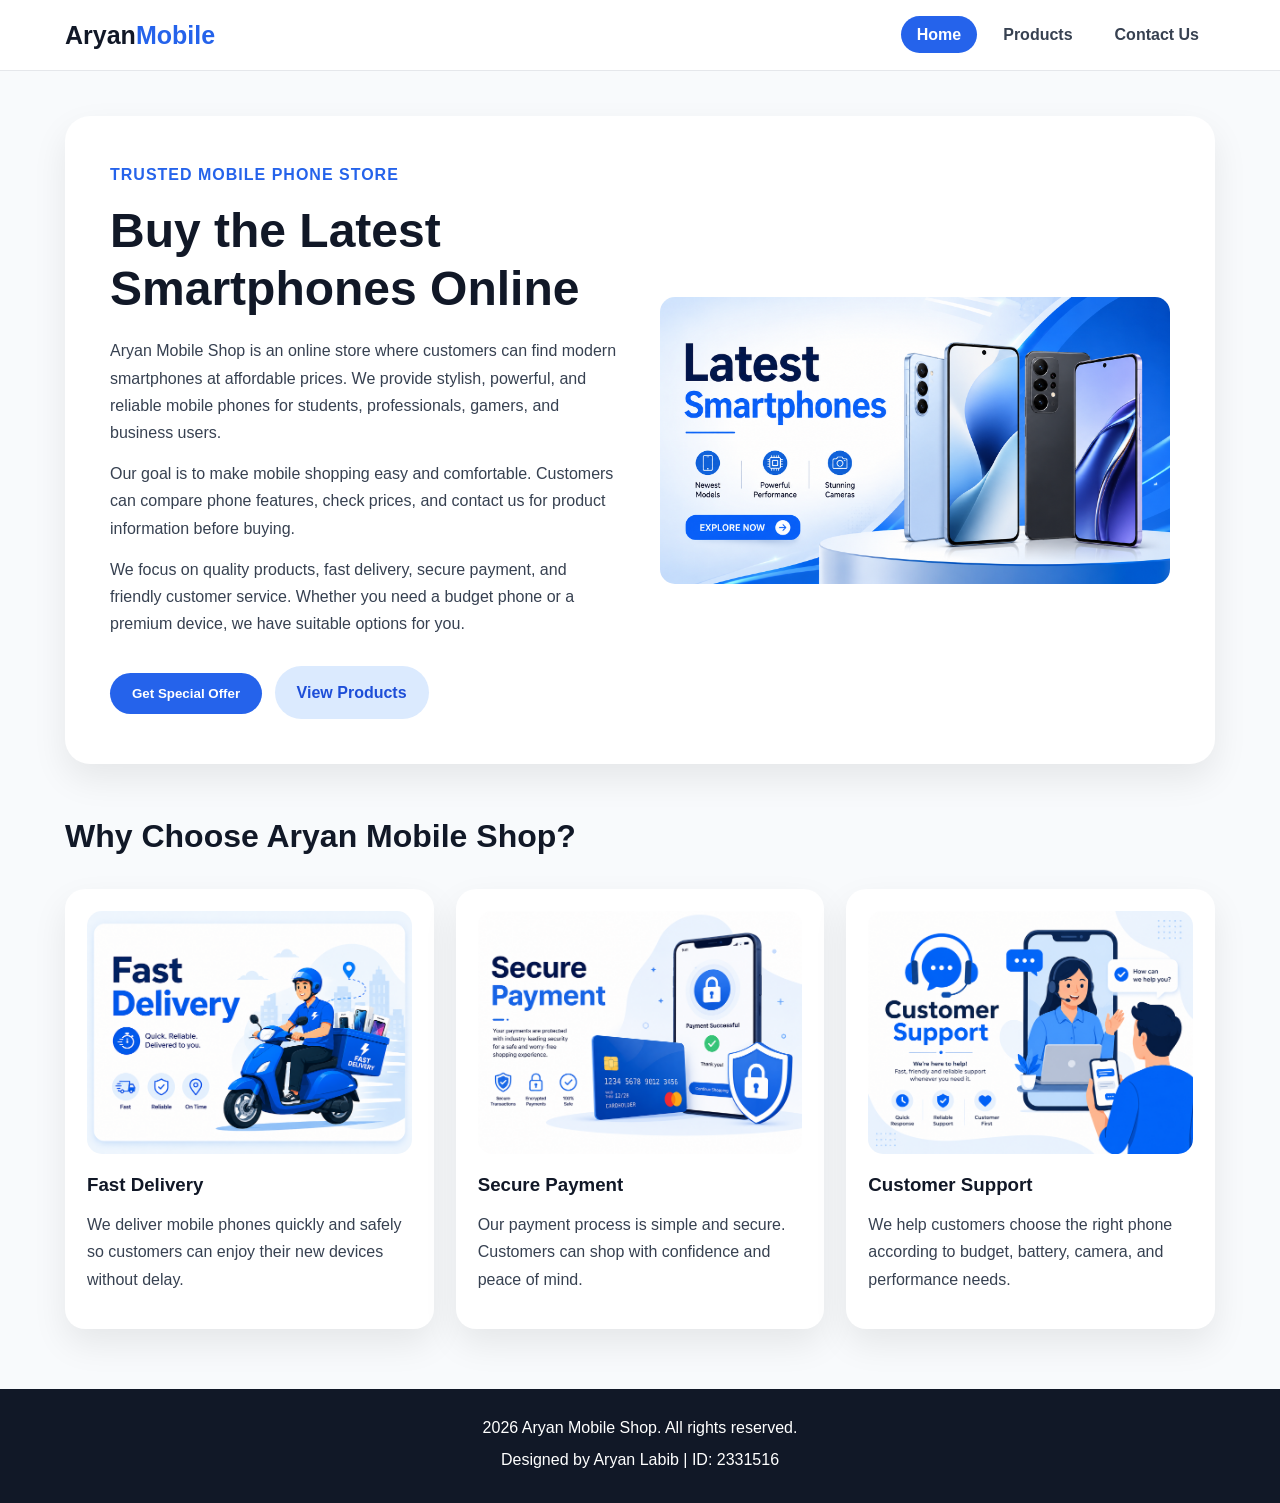
<file: index.html>
<!-- index.html -->
<!DOCTYPE html>
<html lang="en">
<head>
    <meta charset="UTF-8">
    <meta name="viewport" content="width=device-width, initial-scale=1.0">
    <title>Aryan Mobile Shop | Home</title>
    <link rel="stylesheet" href="style.css">
</head>
<body>
    <!-- Name: Aryan Labib | ID: 2331516 -->

    <header>
        <nav class="navbar">
            <a href="index.html" class="logo">Aryan<span>Mobile</span></a>

            <input type="checkbox" id="menu-toggle">
            <label for="menu-toggle" class="menu-icon">☰</label>

            <ul class="nav-links">
                <li><a class="active" href="index.html">Home</a></li>
                <li><a href="products.html">Products</a></li>
                <li><a href="contact.html">Contact Us</a></li>
            </ul>
        </nav>
    </header>

    <main>
        <section class="hero home-flex">
            <div class="hero-text">
                <p class="small-title">Trusted Mobile Phone Store</p>
                <h1>Buy the Latest Smartphones Online</h1>

                <p>
                    Aryan Mobile Shop is an online store where customers can find modern smartphones at affordable prices.
                    We provide stylish, powerful, and reliable mobile phones for students, professionals, gamers, and business users.
                </p>

                <p>
                    Our goal is to make mobile shopping easy and comfortable. Customers can compare phone features,
                    check prices, and contact us for product information before buying.
                </p>

                <p>
                    We focus on quality products, fast delivery, secure payment, and friendly customer service.
                    Whether you need a budget phone or a premium device, we have suitable options for you.
                </p>

                <button onclick="showOffer()" class="btn primary-btn">Get Special Offer</button>
                <a href="products.html" class="btn secondary-btn">View Products</a>
            </div>

            <div class="hero-img">
                <img src="latest%20smartphone.png" alt="Latest smartphone">
            </div>
        </section>

        <section class="section">
            <h2>Why Choose Aryan Mobile Shop?</h2>

            <div class="cards">
                <div class="card">
                    <img src="fastdelivery.png" alt="Fast delivery">
                    <h3>Fast Delivery</h3>
                    <p>
                        We deliver mobile phones quickly and safely so customers can enjoy their new devices without delay.
                    </p>
                </div>

                <div class="card">
                    <img src="securepayment.png" alt="Secure payment">
                    <h3>Secure Payment</h3>
                    <p>
                        Our payment process is simple and secure. Customers can shop with confidence and peace of mind.
                    </p>
                </div>

                <div class="card">
                    <img src="customersupport.png" alt="Customer support">
                    <h3>Customer Support</h3>
                    <p>
                        We help customers choose the right phone according to budget, battery, camera, and performance needs.
                    </p>
                </div>
            </div>
        </section>
    </main>

    <footer>
        <p>2026 Aryan Mobile Shop. All rights reserved.</p>
        <p>Designed by Aryan Labib | ID: 2331516</p>
    </footer>

    <script src="script.js"></script>
</body>
</html>
</file>
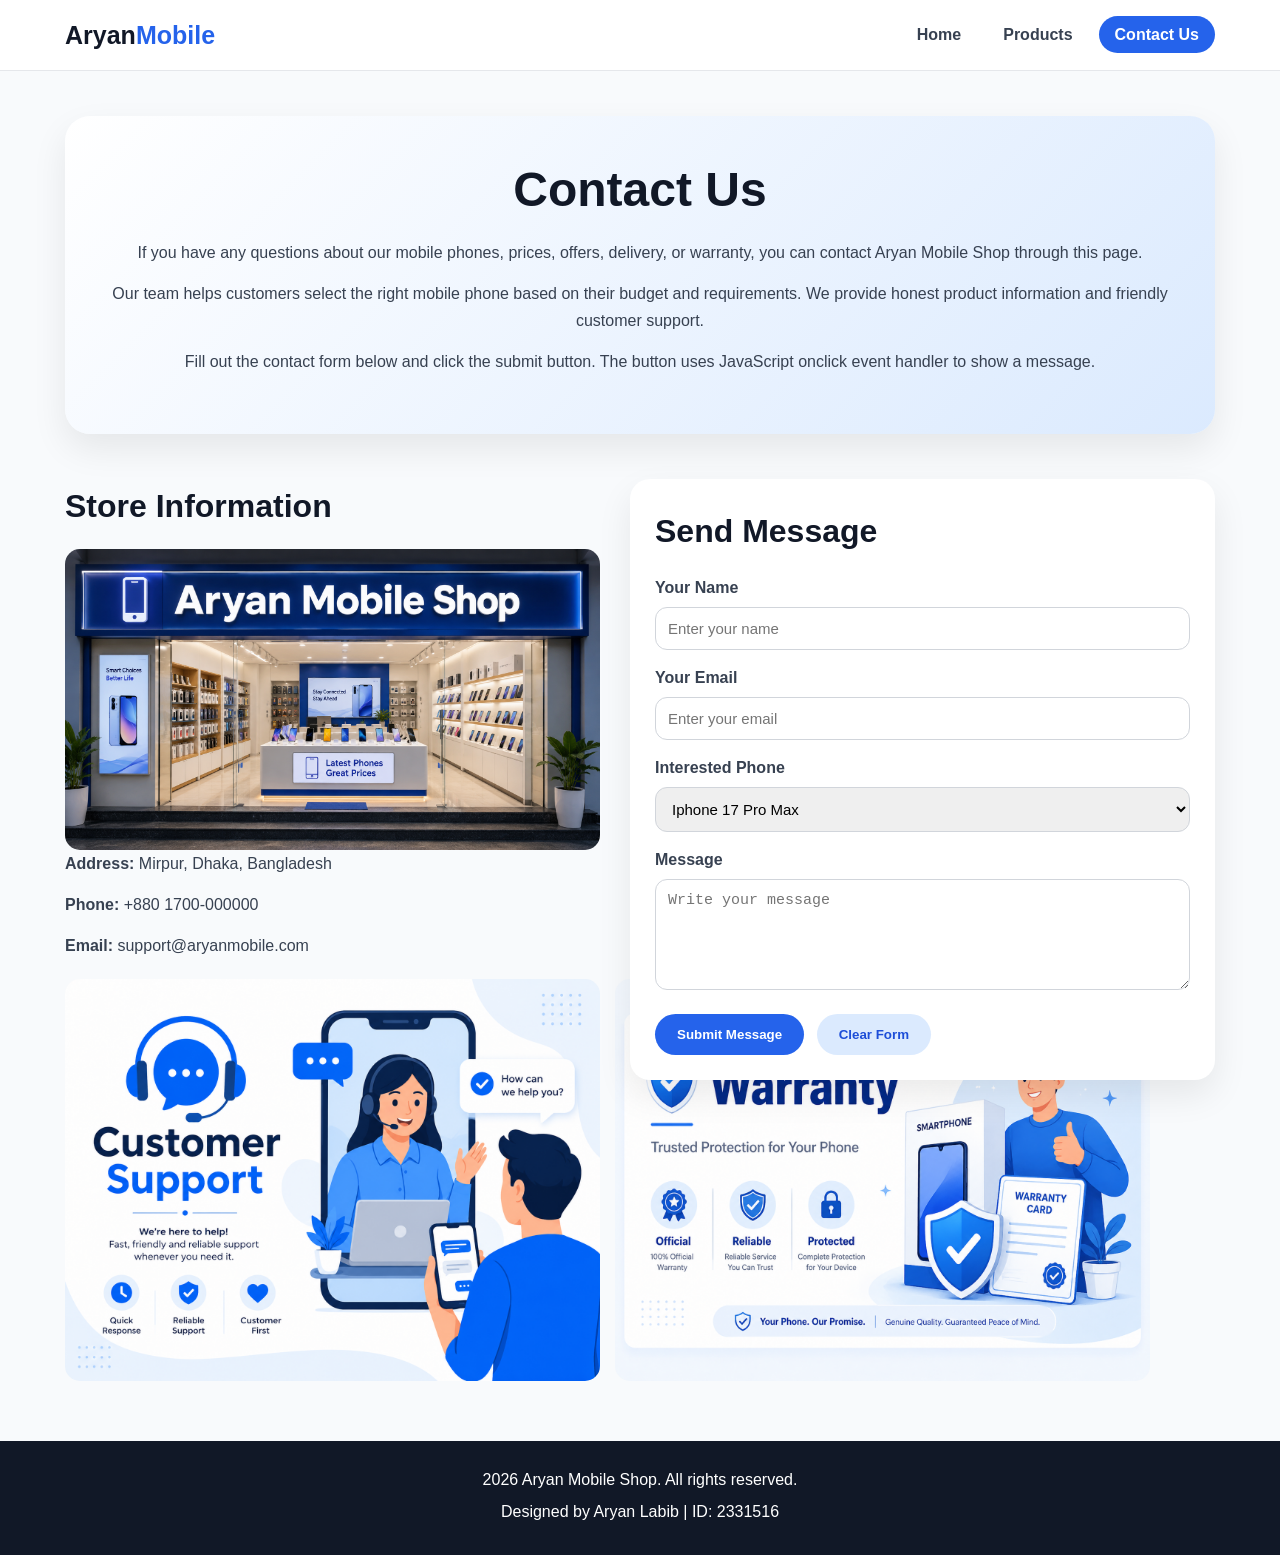
<file: contact.html>
<!-- contact.html -->
<!DOCTYPE html>
<html lang="en">
<head>
    <meta charset="UTF-8">
    <meta name="viewport" content="width=device-width, initial-scale=1.0">
    <title>Aryan Mobile Shop | Contact Us</title>
    <link rel="stylesheet" href="style.css">
</head>
<body>
    <!-- Name: Aryan Labib | ID: 2331516 -->

    <header>
        <nav class="navbar">
            <a href="index.html" class="logo">Aryan<span>Mobile</span></a>

            <input type="checkbox" id="menu-toggle">
            <label for="menu-toggle" class="menu-icon">☰</label>

            <ul class="nav-links">
                <li><a href="index.html">Home</a></li>
                <li><a href="products.html">Products</a></li>
                <li><a class="active" href="contact.html">Contact Us</a></li>
            </ul>
        </nav>
    </header>

    <main>
        <section class="page-title">
            <h1>Contact Us</h1>

            <p>
                If you have any questions about our mobile phones, prices, offers, delivery, or warranty,
                you can contact Aryan Mobile Shop through this page.
            </p>

            <p>
                Our team helps customers select the right mobile phone based on their budget and requirements.
                We provide honest product information and friendly customer support.
            </p>

            <p>
                Fill out the contact form below and click the submit button.
                The button uses JavaScript onclick event handler to show a message.
            </p>
        </section>

        <section class="section contact-section">
            <div class="contact-info">
                <h2>Store Information</h2>

                <img src="mobileshop.png" alt="Mobile shop">

                <p><strong>Address:</strong> Mirpur, Dhaka, Bangladesh</p>
                <p><strong>Phone:</strong> +880 1700-000000</p>
                <p><strong>Email:</strong> support@aryanmobile.com</p>

                <div class="contact-images">
                    <img src="customersupport.png" alt="Support">
                    <img src="warranty.png" alt="Warranty">
                </div>
            </div>

            <form class="contact-form">
                <h2>Send Message</h2>

                <label for="name">Your Name</label>
                <input type="text" id="name" placeholder="Enter your name">

                <label for="email">Your Email</label>
                <input type="email" id="email" placeholder="Enter your email">

                <label for="phone">Interested Phone</label>
                <select id="phone">
                    <option>Iphone 17 Pro Max</option>
                    <option>Samsung Galaxy S25 Ultra</option>
                    <option>Xiaomi 14 Ultra</option>
                    <option>Oppo A9</option>
                    <option>Vivo T4</option>
                    <option>Nokia Lumia</option>
                </select>

                <label for="message">Message</label>
                <textarea id="message" rows="5" placeholder="Write your message"></textarea>

                <button type="button" onclick="submitContactForm()" class="btn primary-btn">Submit Message</button>
                <button type="button" onclick="clearContactForm()" class="btn secondary-btn">Clear Form</button>
            </form>
        </section>
    </main>

    <footer>
        <p>2026 Aryan Mobile Shop. All rights reserved.</p>
        <p>Designed by Aryan Labib | ID: 2331516</p>
    </footer>

    <script src="script.js"></script>
</body>
</html>
</file>
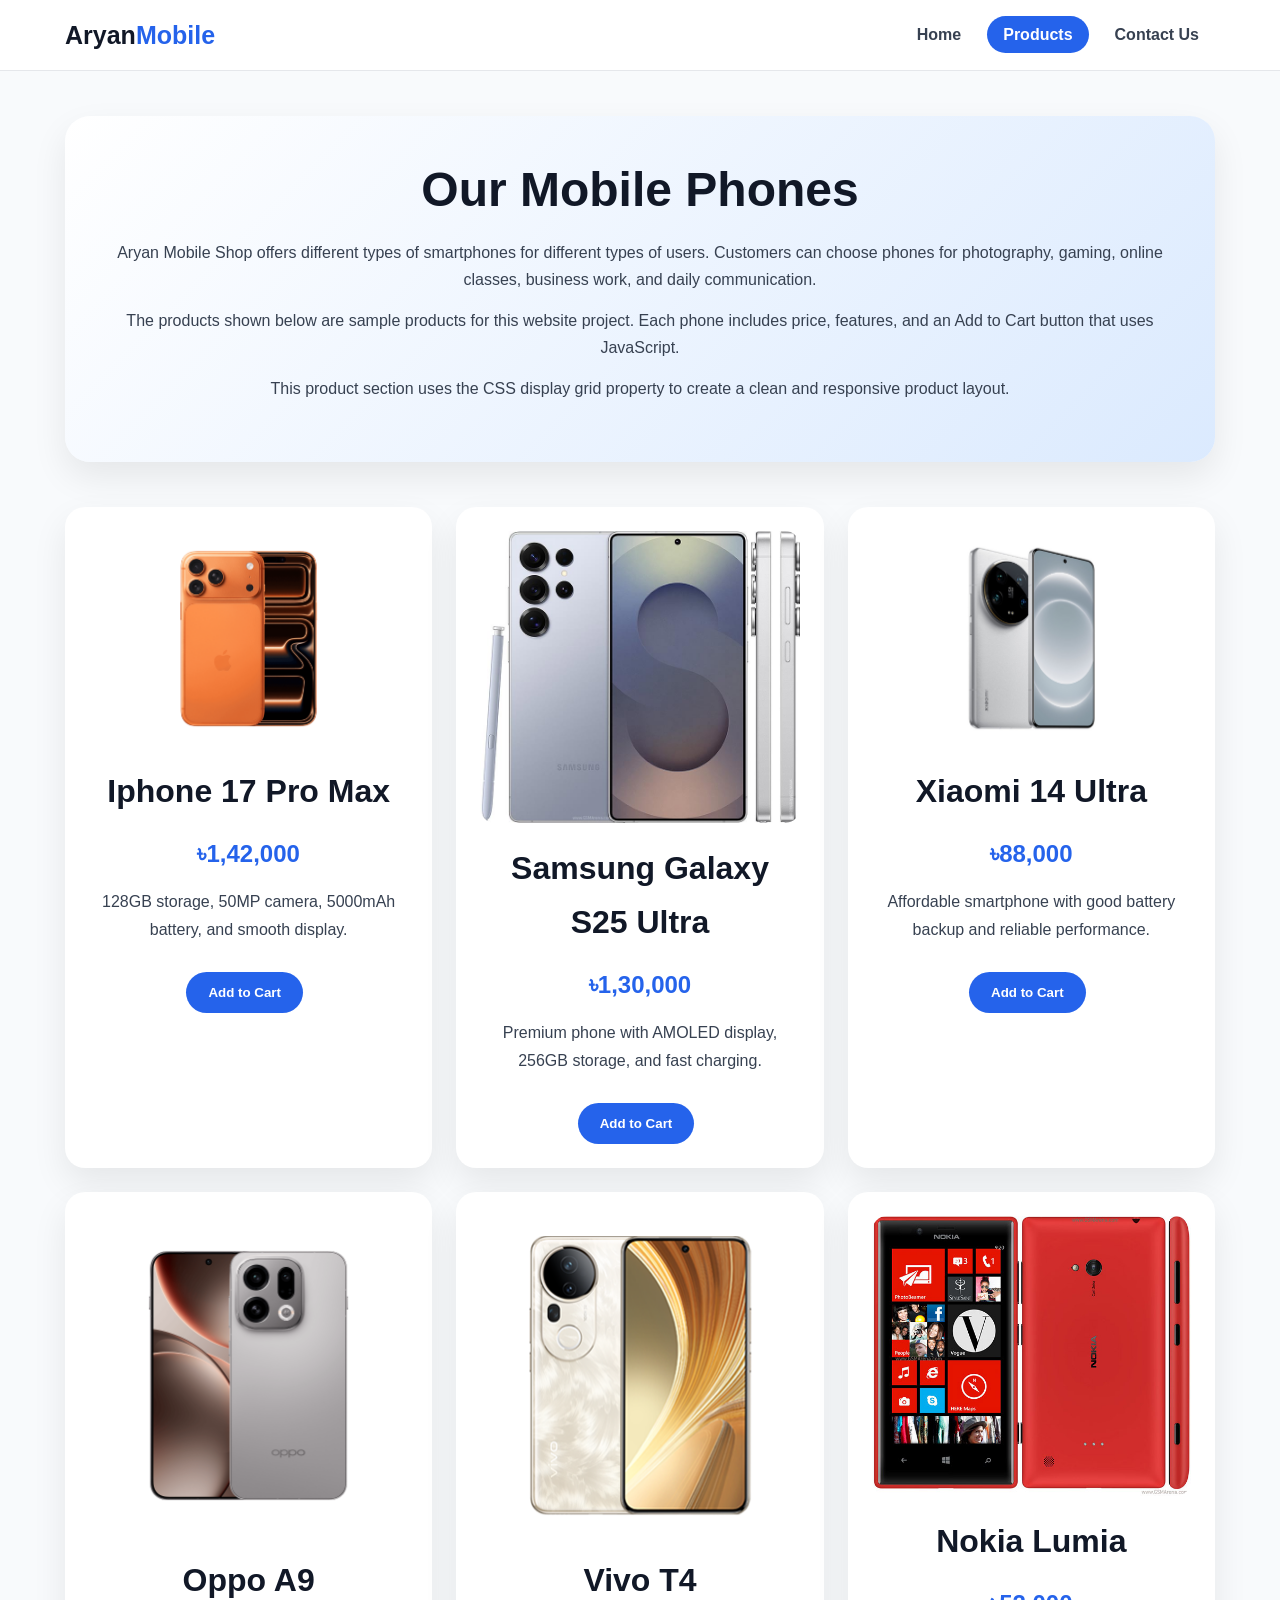
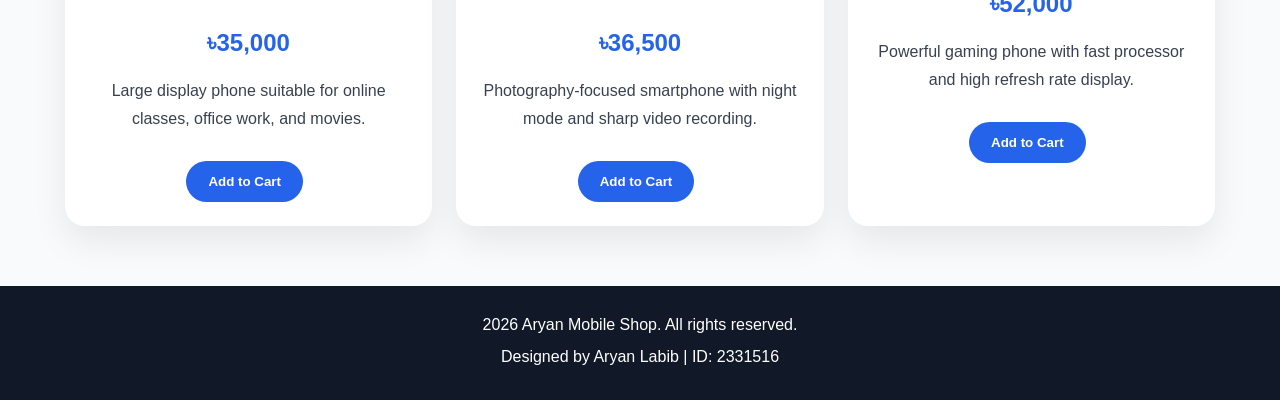
<file: products.html>
<!-- products.html -->
<!DOCTYPE html>
<html lang="en">
<head>
    <meta charset="UTF-8">
    <meta name="viewport" content="width=device-width, initial-scale=1.0">
    <title>Aryan Mobile Shop | Products</title>
    <link rel="stylesheet" href="style.css">
</head>
<body>
    <!-- Name: Aryan Labib | ID: 2331516 -->

    <header>
        <nav class="navbar">
            <a href="index.html" class="logo">Aryan<span>Mobile</span></a>

            <input type="checkbox" id="menu-toggle">
            <label for="menu-toggle" class="menu-icon">☰</label>

            <ul class="nav-links">
                <li><a href="index.html">Home</a></li>
                <li><a class="active" href="products.html">Products</a></li>
                <li><a href="contact.html">Contact Us</a></li>
            </ul>
        </nav>
    </header>

    <main>
        <section class="page-title">
            <h1>Our Mobile Phones</h1>

            <p>
                Aryan Mobile Shop offers different types of smartphones for different types of users.
                Customers can choose phones for photography, gaming, online classes, business work, and daily communication.
            </p>

            <p>
                The products shown below are sample products for this website project.
                Each phone includes price, features, and an Add to Cart button that uses JavaScript.
            </p>

            <p>
                This product section uses the CSS display grid property to create a clean and responsive product layout.
            </p>
        </section>

        <section class="section">
            <div class="product-grid">
                <div class="product-card">
                    <img src="iphone.png" alt="Iphone 17 Pro Max">
                    <h2>Iphone 17 Pro Max</h2>
                    <p class="price">৳1,42,000</p>
                    <p>128GB storage, 50MP camera, 5000mAh battery, and smooth display.</p>
                    <button onclick="addToCart('Iphone 17 Pro Max')" class="btn primary-btn">Add to Cart</button>
                </div>

                <div class="product-card">
                    <img src="samsung.jpg" alt="Samsung Galaxy S25 Ultra">
                    <h2>Samsung Galaxy S25 Ultra</h2>
                    <p class="price">৳1,30,000</p>
                    <p>Premium phone with AMOLED display, 256GB storage, and fast charging.</p>
                    <button onclick="addToCart('Samsung Galaxy S25 Ultra')" class="btn primary-btn">Add to Cart</button>
                </div>

                <div class="product-card">
                    <img src="xiaomi.jpg" alt="Xiaomi 14 Ultra">
                    <h2>Xiaomi 14 Ultra</h2>
                    <p class="price">৳88,000</p>
                    <p>Affordable smartphone with good battery backup and reliable performance.</p>
                    <button onclick="addToCart('Xiaomi 14 Ultra')" class="btn primary-btn">Add to Cart</button>
                </div>

                <div class="product-card">
                    <img src="oppo.png" alt="Oppo A9">
                    <h2>Oppo A9</h2>
                    <p class="price">৳35,000</p>
                    <p>Large display phone suitable for online classes, office work, and movies.</p>
                    <button onclick="addToCart('Oppo A9')" class="btn primary-btn">Add to Cart</button>
                </div>

                <div class="product-card">
                    <img src="vivo.png" alt="Vivo T4">
                    <h2>Vivo T4</h2>
                    <p class="price">৳36,500</p>
                    <p>Photography-focused smartphone with night mode and sharp video recording.</p>
                    <button onclick="addToCart('Vivo T4')" class="btn primary-btn">Add to Cart</button>
                </div>

                <div class="product-card">
                    <img src="nokia.jpg" alt="Nokia Lumia">
                    <h2>Nokia Lumia</h2>
                    <p class="price">৳52,000</p>
                    <p>Powerful gaming phone with fast processor and high refresh rate display.</p>
                    <button onclick="addToCart('Nokia Lumia')" class="btn primary-btn">Add to Cart</button>
                </div>
            </div>
        </section>
    </main>

    <footer>
        <p>2026 Aryan Mobile Shop. All rights reserved.</p>
        <p>Designed by Aryan Labib | ID: 2331516</p>
    </footer>

    <script src="script.js"></script>
</body>
</html>
</file>
<file: style.css>
/*style.css */

* {
    margin: 0;
    padding: 0;
    box-sizing: border-box;
}

body {
    font-family: Arial, Helvetica, sans-serif;
    background-color: #f8fafc;
    color: #374151;
    line-height: 1.7;
}

img {
    max-width: 100%;
    display: block;
    border-radius: 15px;
}

a {
    text-decoration: none;
}

header {
    background-color: #ffffff;
    border-bottom: 1px solid #e5e7eb;
    position: sticky;
    top: 0;
    z-index: 100;
}

.navbar {
    width: 90%;
    max-width: 1150px;
    margin: auto;
    min-height: 70px;
    display: flex;
    align-items: center;
    justify-content: space-between;
}

.logo {
    color: #111827;
    font-size: 25px;
    font-weight: bold;
}

.logo span {
    color: #2563eb;
}

.nav-links {
    display: flex;
    list-style: none;
    gap: 10px;
}

.nav-links a {
    color: #374151;
    font-weight: bold;
    padding: 10px 16px;
    border-radius: 30px;
    transition: 0.3s;
}

.nav-links a:hover,
.nav-links a.active {
    background-color: #2563eb;
    color: white;
}

#menu-toggle {
    display: none;
}

.menu-icon {
    display: none;
    font-size: 28px;
    cursor: pointer;
}

.hero {
    width: 90%;
    max-width: 1150px;
    margin: 45px auto;
    background-color: white;
    padding: 45px;
    border-radius: 25px;
    box-shadow: 0 15px 35px rgba(0, 0, 0, 0.08);
}

/* Required flex CSS property for home page */
.home-flex {
    display: flex;
    align-items: center;
    gap: 40px;
}

.hero-text,
.hero-img {
    flex: 1;
}

.small-title {
    color: #2563eb;
    text-transform: uppercase;
    font-weight: bold;
    letter-spacing: 1px;
}

h1 {
    color: #111827;
    font-size: 48px;
    line-height: 1.2;
    margin-bottom: 20px;
}

h2 {
    color: #111827;
    font-size: 32px;
    margin-bottom: 15px;
}

h3 {
    color: #111827;
    margin-bottom: 10px;
}

p {
    margin-bottom: 14px;
}

.btn {
    display: inline-block;
    border: none;
    padding: 13px 22px;
    border-radius: 30px;
    font-weight: bold;
    cursor: pointer;
    margin-top: 15px;
    margin-right: 8px;
    transition: 0.3s;
}

.primary-btn {
    background-color: #2563eb;
    color: white;
}

.primary-btn:hover {
    background-color: #1d4ed8;
    transform: translateY(-3px);
}

.secondary-btn {
    background-color: #dbeafe;
    color: #1d4ed8;
}

.secondary-btn:hover {
    background-color: #bfdbfe;
    transform: translateY(-3px);
}

.section {
    width: 90%;
    max-width: 1150px;
    margin: 45px auto;
}

.cards {
    display: flex;
    gap: 22px;
    margin-top: 25px;
}

.card {
    flex: 1;
    background-color: white;
    padding: 22px;
    border-radius: 20px;
    box-shadow: 0 15px 35px rgba(0, 0, 0, 0.08);
}

.card img {
    margin-bottom: 15px;
}

.page-title {
    width: 90%;
    max-width: 1150px;
    margin: 45px auto 25px;
    text-align: center;
    background: linear-gradient(135deg, #ffffff, #dbeafe);
    padding: 45px;
    border-radius: 25px;
    box-shadow: 0 15px 35px rgba(0, 0, 0, 0.08);
}

/* Required grid CSS property for product page */
.product-grid {
    display: grid;
    grid-template-columns: repeat(3, 1fr);
    gap: 24px;
}

.product-card {
    background-color: white;
    padding: 24px;
    text-align: center;
    border-radius: 20px;
    box-shadow: 0 15px 35px rgba(0, 0, 0, 0.08);
}

.product-card img {
    margin-bottom: 18px;
}

.price {
    color: #2563eb;
    font-size: 24px;
    font-weight: bold;
}

.contact-section {
    display: flex;
    gap: 30px;
    align-items: flex-start;
}

.contact-info {
    flex: 1;
}

.contact-form {
    flex: 1;
    background-color: white;
    padding: 25px;
    border-radius: 20px;
    box-shadow: 0 15px 35px rgba(0, 0, 0, 0.08);
}

.contact-images {
    display: flex;
    gap: 15px;
    margin-top: 20px;
}

.contact-form label {
    display: block;
    font-weight: bold;
    margin-top: 14px;
    margin-bottom: 6px;
}

.contact-form input,
.contact-form select,
.contact-form textarea {
    width: 100%;
    padding: 12px;
    border: 1px solid #d1d5db;
    border-radius: 12px;
    font-size: 15px;
    outline: none;
}

.contact-form input:focus,
.contact-form select:focus,
.contact-form textarea:focus {
    border-color: #2563eb;
}

footer {
    background-color: #111827;
    color: white;
    text-align: center;
    padding: 25px 10px;
    margin-top: 60px;
}

footer p {
    margin-bottom: 5px;
}

@media (max-width: 850px) {
    .menu-icon {
        display: block;
    }

    .nav-links {
        display: none;
        position: absolute;
        top: 70px;
        left: 0;
        right: 0;
        background-color: white;
        flex-direction: column;
        padding: 20px;
        border-bottom: 1px solid #e5e7eb;
    }

    #menu-toggle:checked ~ .nav-links {
        display: flex;
    }

    .home-flex,
    .cards,
    .contact-section,
    .contact-images {
        flex-direction: column;
    }

    .product-grid {
        grid-template-columns: repeat(2, 1fr);
    }

    h1 {
        font-size: 36px;
    }
}

@media (max-width: 550px) {
    .product-grid {
        grid-template-columns: 1fr;
    }

    .hero,
    .page-title {
        padding: 25px;
    }

    .btn {
        width: 100%;
        text-align: center;
    }
}
</file>
